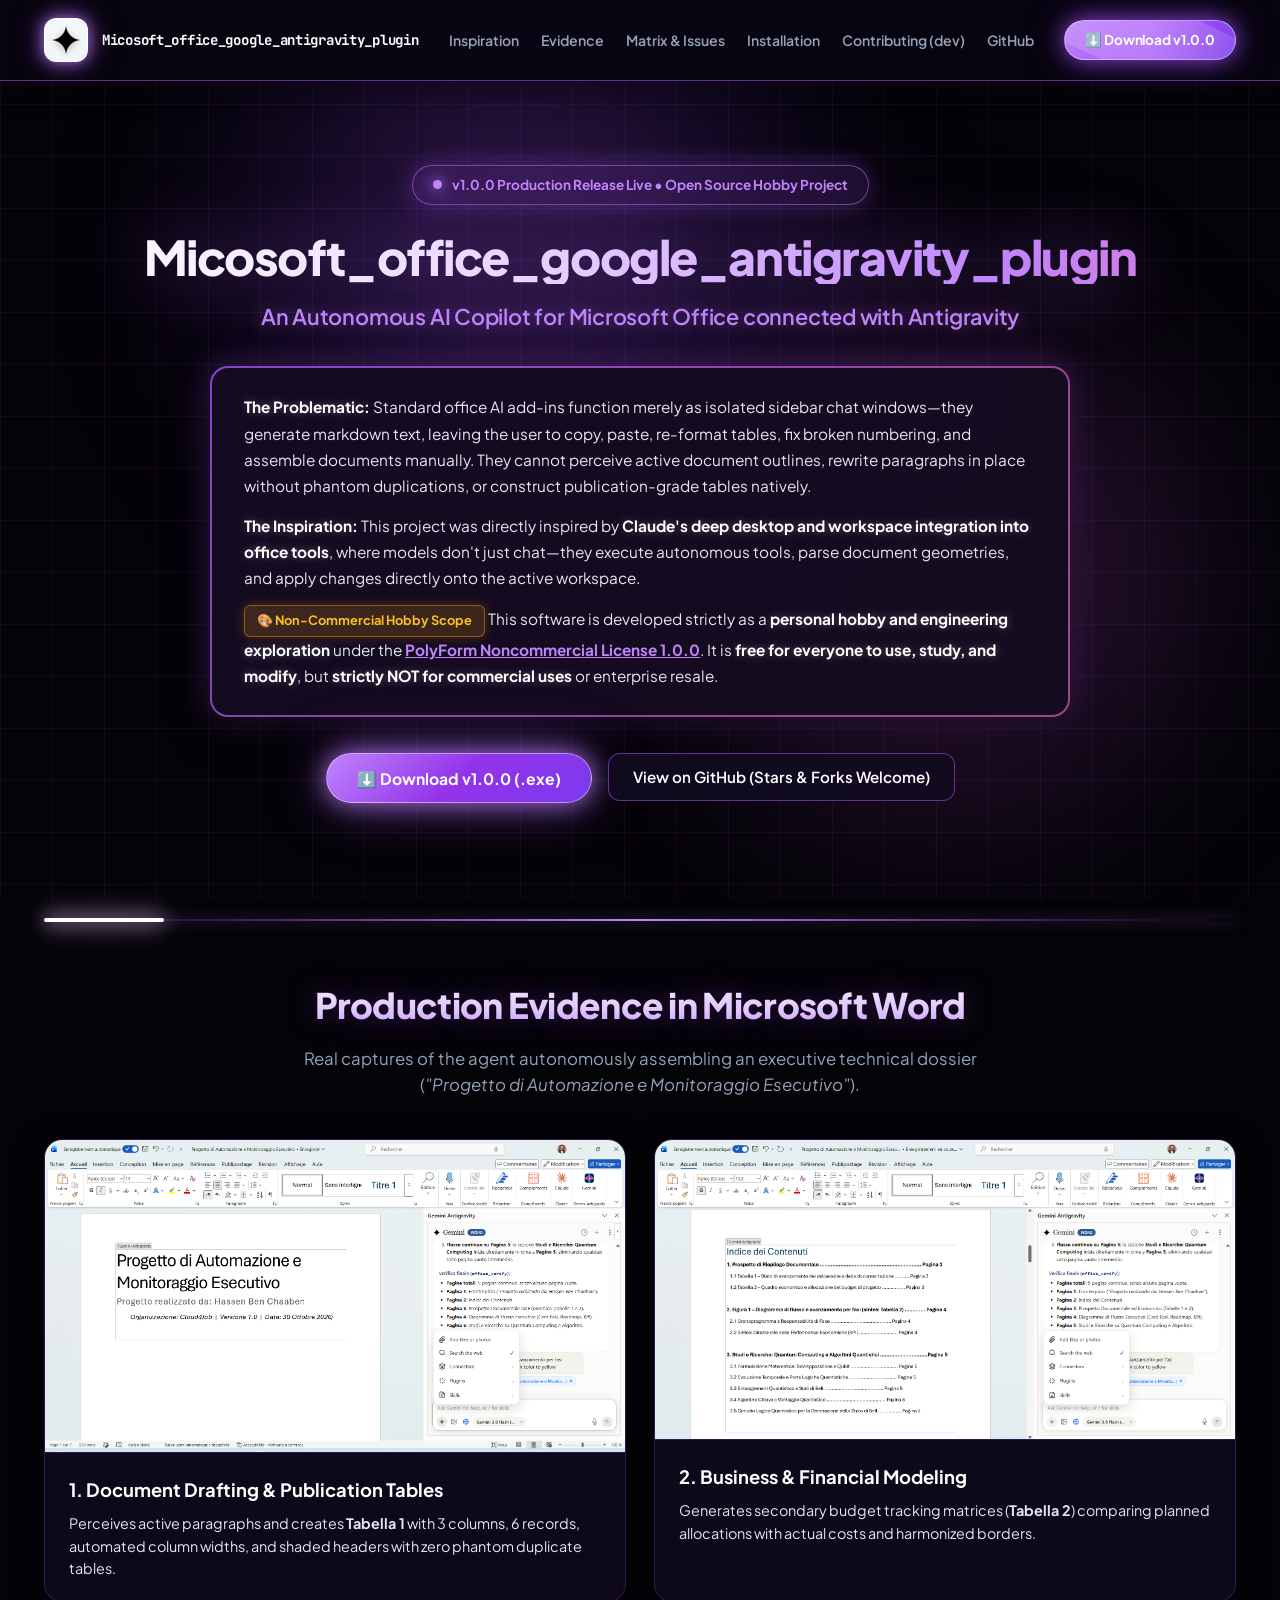
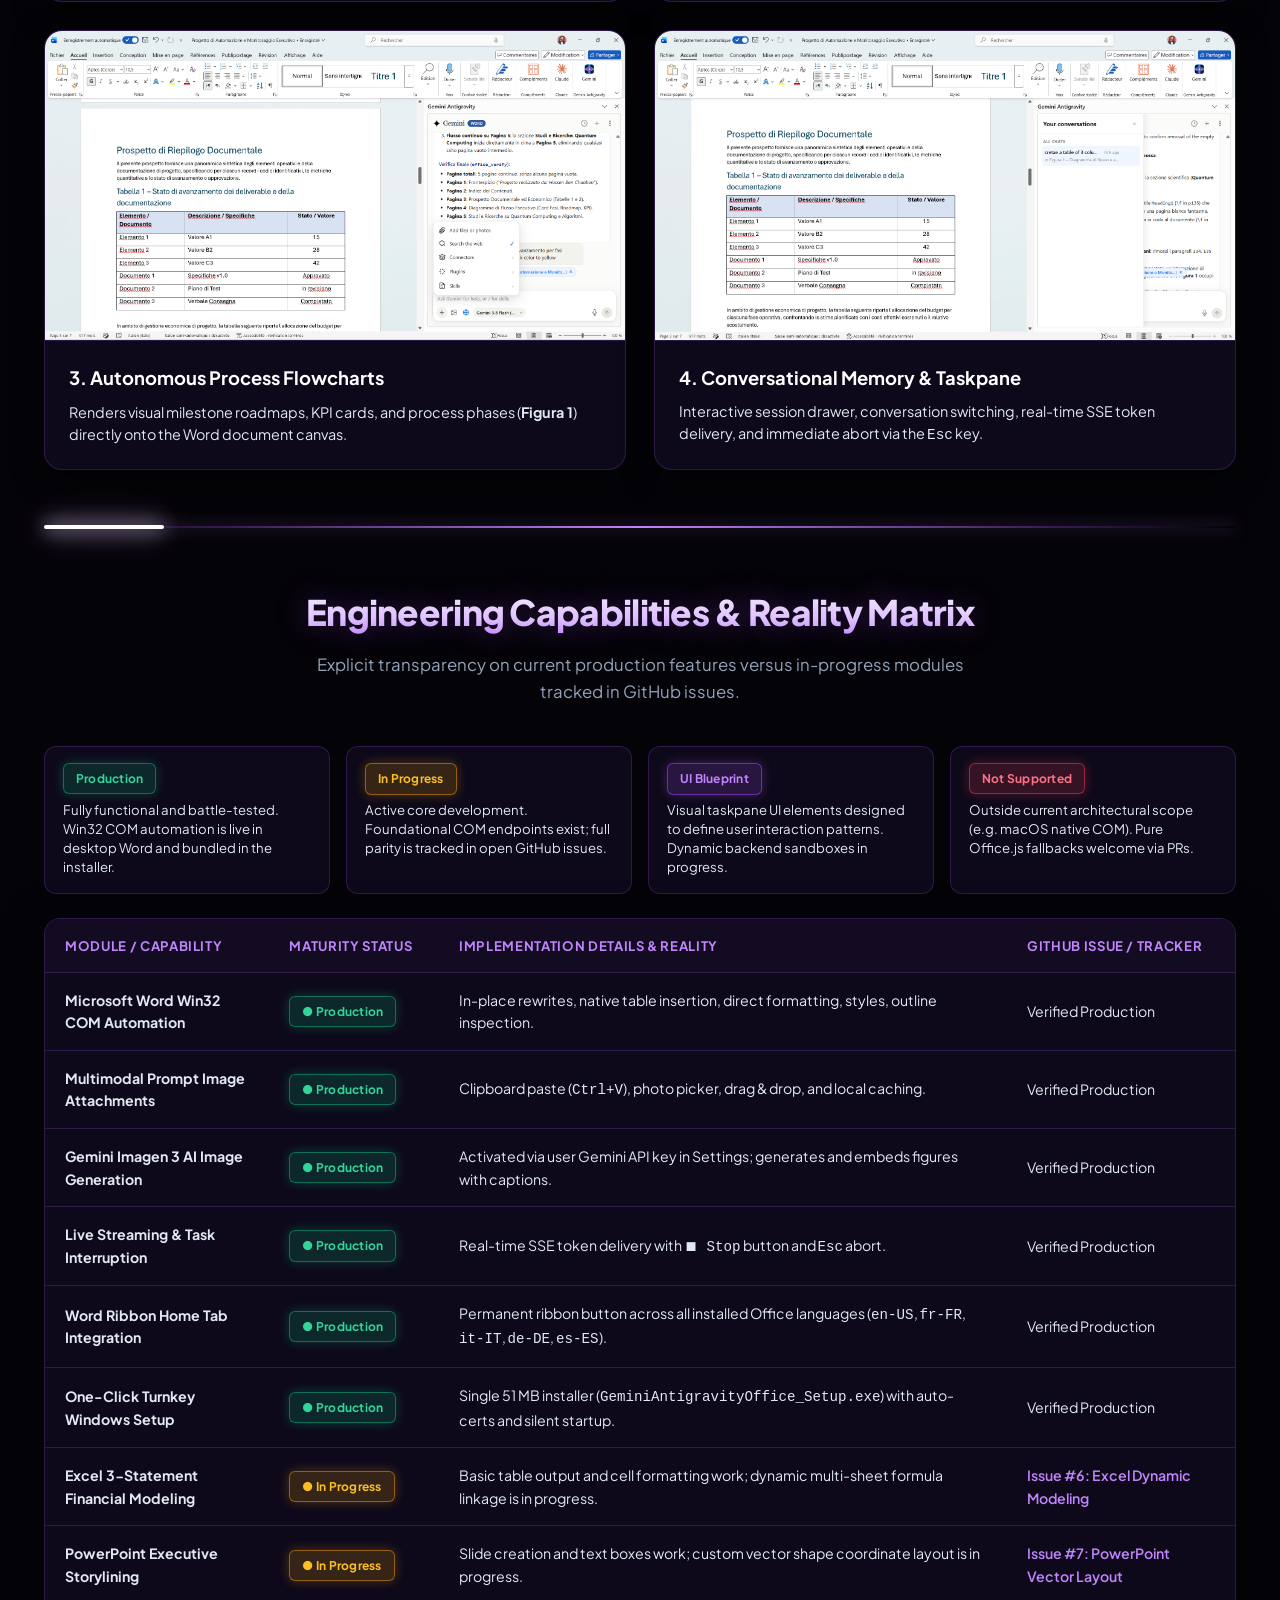
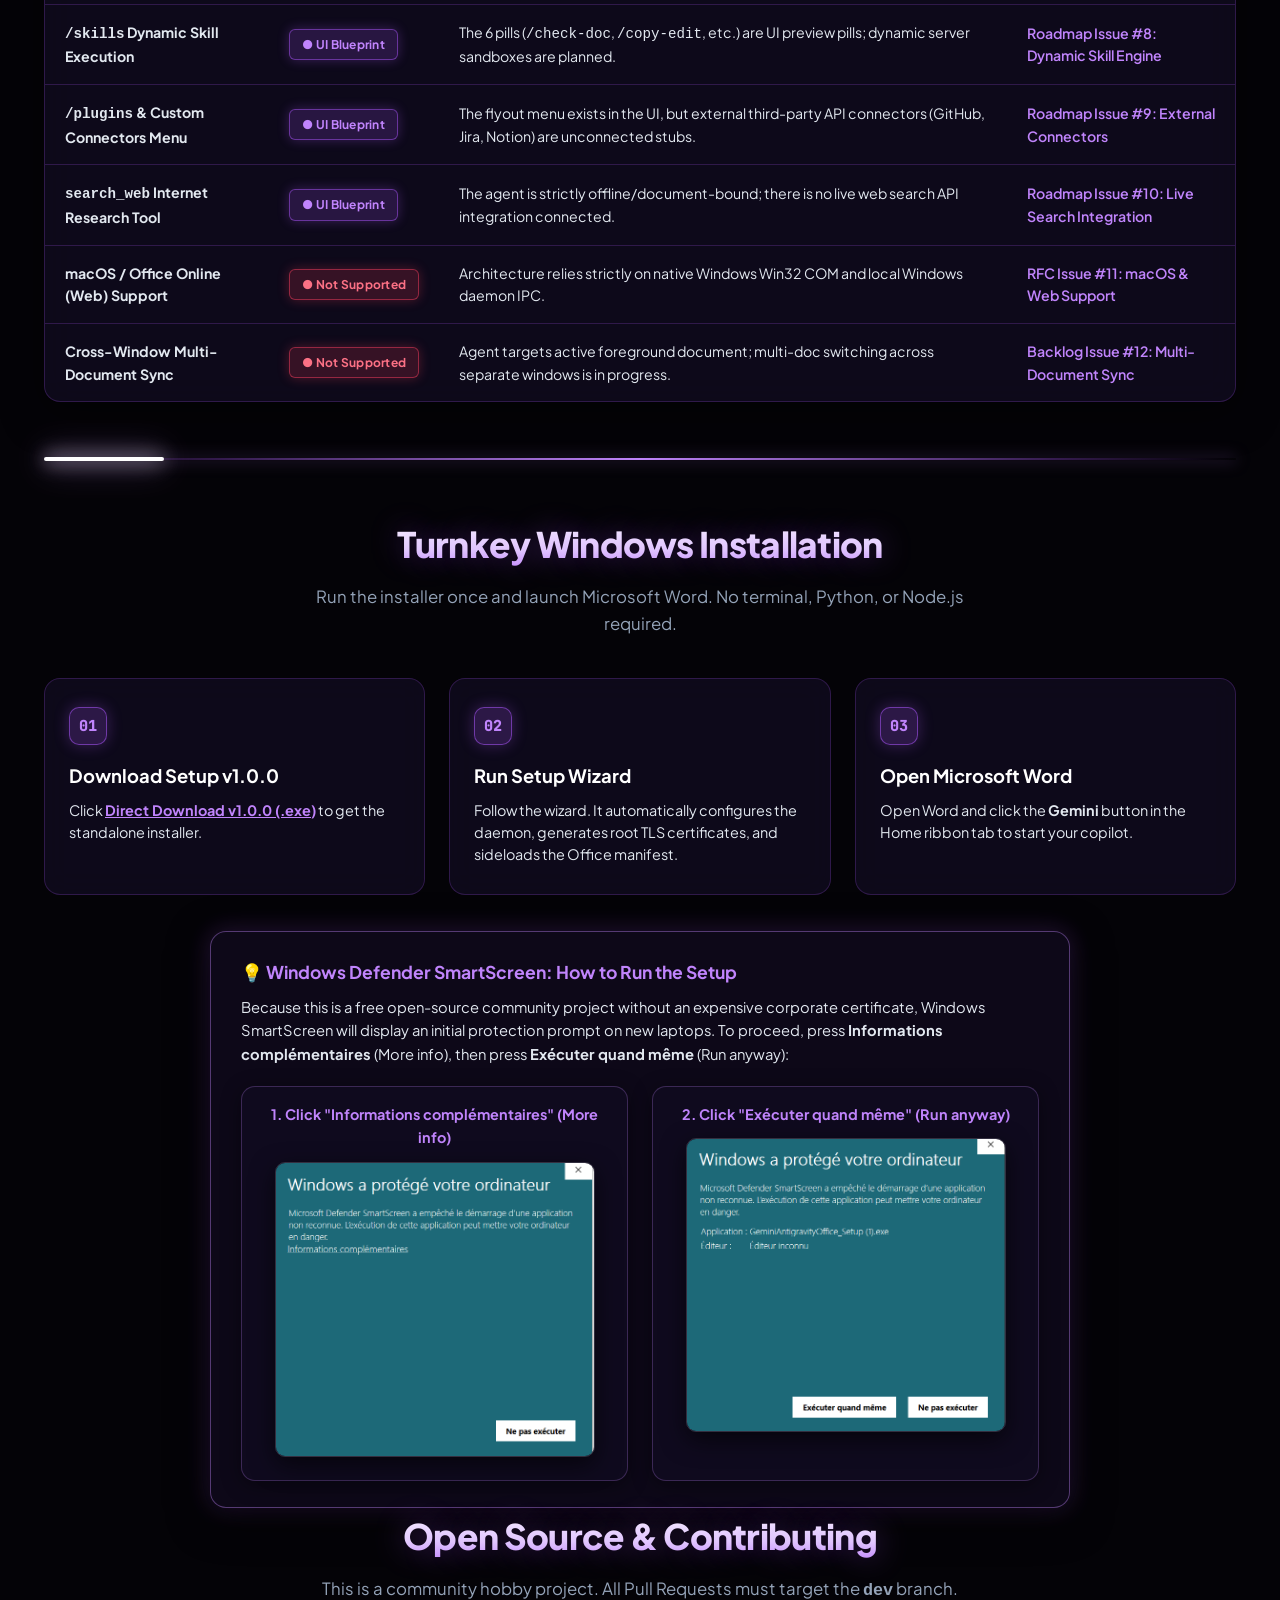
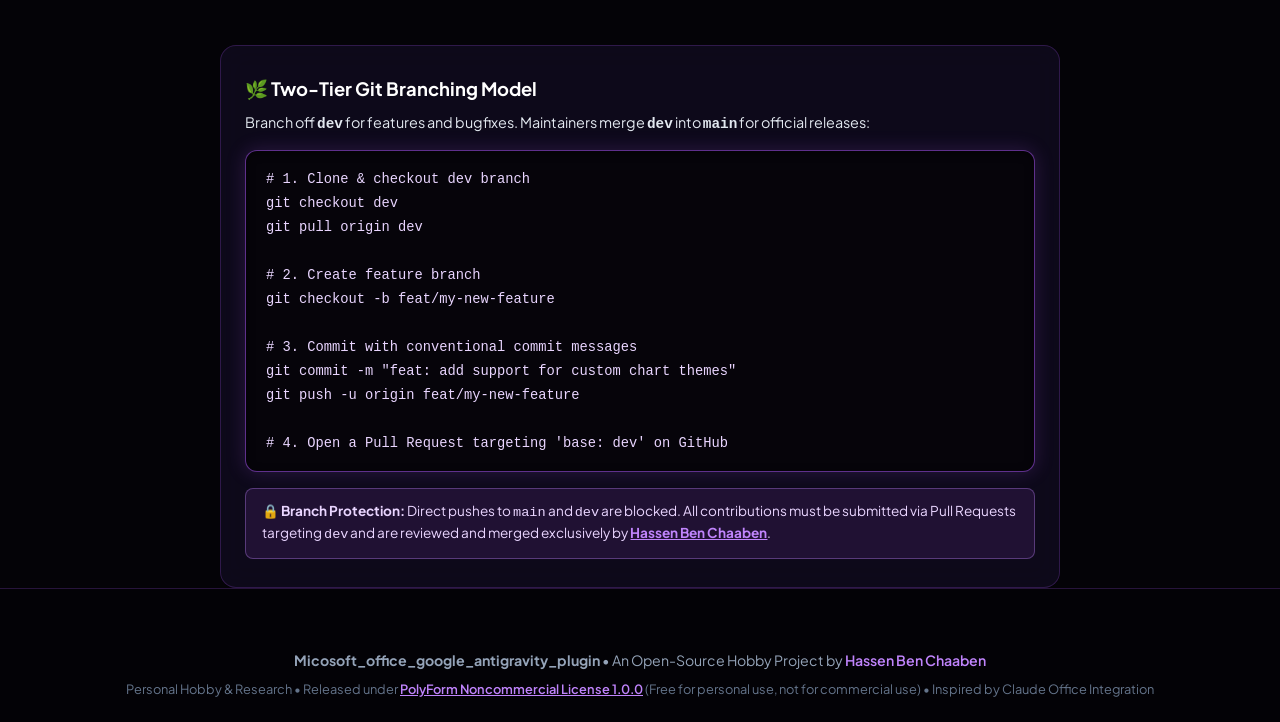
<file: docs/index.html>
<!DOCTYPE html>
<html lang="en">
<head>
  <meta charset="UTF-8">
  <meta name="viewport" content="width=device-width, initial-scale=1.0">
  <title>Micosoft_office_google_antigravity_plugin — Autonomous AI Copilot</title>
  <meta name="description" content="An Autonomous AI Copilot for Microsoft Office connected with Antigravity. Open-source hobby project inspired by Claude's office integration.">
  <link rel="icon" type="image/x-icon" href="favicon.ico">
  <link rel="preconnect" href="https://fonts.googleapis.com">
  <link rel="preconnect" href="https://fonts.gstatic.com" crossorigin>
  <link href="https://fonts.googleapis.com/css2?family=Plus+Jakarta+Sans:wght@300;400;500;600;700;800&family=JetBrains+Mono:wght@400;500;600;700&display=swap" rel="stylesheet">
  <style>
    :root {
      --bg-void: #040307;
      --bg-primary: #08060F;
      --bg-secondary: #0F0A1D;
      --bg-card: rgba(16, 11, 30, 0.85);
      --border-subtle: rgba(168, 85, 247, 0.22);
      --border-glow: rgba(168, 85, 247, 0.55);
      --border-bright: #C084FC;
      --text-primary: #FFFFFF;
      --text-secondary: #E2E8F0;
      --text-muted: #94A3B8;
      --purple-neon: #C084FC;
      --purple-core: #A855F7;
      --purple-deep: #7C3AED;
      --pink-neon: #F472B6;
      --cyan-neon: #38BDF8;
    }

    * {
      box-sizing: border-box;
      margin: 0;
      padding: 0;
    }

    body {
      background-color: var(--bg-void);
      color: var(--text-primary);
      font-family: 'Plus Jakarta Sans', -apple-system, BlinkMacSystemFont, 'Segoe UI', Roboto, sans-serif;
      line-height: 1.6;
      -webkit-font-smoothing: antialiased;
      overflow-x: hidden;
      position: relative;
    }

    /* ==========================================================================
       HYPER NEON BACKGROUND LIGHTS & AURORAS
       ========================================================================== */
    .lights-layer {
      position: fixed;
      top: 0;
      left: 0;
      width: 100vw;
      height: 100vh;
      pointer-events: none;
      z-index: 0;
      overflow: hidden;
    }

    .light-orb {
      position: absolute;
      border-radius: 50%;
      filter: blur(100px);
      opacity: 0.6;
      animation: floatPulse 10s ease-in-out infinite alternate;
    }

    .light-orb-1 {
      top: -80px;
      left: 15%;
      width: 650px;
      height: 650px;
      background: radial-gradient(circle, rgba(168, 85, 247, 0.55) 0%, rgba(124, 58, 237, 0.25) 50%, transparent 75%);
      animation-duration: 12s;
    }

    .light-orb-2 {
      top: 300px;
      right: 5%;
      width: 550px;
      height: 550px;
      background: radial-gradient(circle, rgba(236, 72, 153, 0.45) 0%, rgba(168, 85, 247, 0.25) 55%, transparent 80%);
      animation-duration: 15s;
      animation-delay: -3s;
    }

    .light-orb-3 {
      top: 1100px;
      left: 10%;
      width: 750px;
      height: 750px;
      background: radial-gradient(circle, rgba(124, 58, 237, 0.4) 0%, rgba(56, 189, 248, 0.2) 60%, transparent 80%);
      animation-duration: 18s;
      animation-delay: -6s;
    }

    @keyframes floatPulse {
      0% {
        transform: translateY(0) scale(1);
        opacity: 0.45;
      }
      50% {
        transform: translateY(70px) scale(1.2);
        opacity: 0.8;
      }
      100% {
        transform: translateY(-50px) scale(0.95);
        opacity: 0.55;
      }
    }

    /* Animated Cyberpunk Grid */
    .bg-grid {
      position: fixed;
      top: 0;
      left: 0;
      width: 100vw;
      height: 100vh;
      background-image: 
        linear-gradient(to right, rgba(168, 85, 247, 0.08) 1px, transparent 1px),
        linear-gradient(to bottom, rgba(168, 85, 247, 0.08) 1px, transparent 1px);
      background-size: 52px 52px;
      pointer-events: none;
      z-index: 1;
    }

    /* ==========================================================================
       ANIMATED BIRDS FLOCK IN THE BACKGROUND
       ========================================================================== */
    .birds-sky {
      position: fixed;
      top: 0;
      left: 0;
      width: 100%;
      height: 100%;
      pointer-events: none;
      z-index: 2;
      overflow: hidden;
    }

    .bird-track {
      position: absolute;
      left: -150px;
      filter: drop-shadow(0 0 10px #C084FC) drop-shadow(0 0 20px rgba(168, 85, 247, 0.8));
    }

    .b1 { top: 12%; animation: birdFlight 20s linear infinite; transform: scale(0.9); }
    .b2 { top: 18%; animation: birdFlight 24s linear infinite 3s; transform: scale(0.75); opacity: 0.85; }
    .b3 { top: 14%; animation: birdFlight 22s linear infinite 5s; transform: scale(0.8); opacity: 0.9; }
    .b4 { top: 32%; animation: birdFlight 28s linear infinite 9s; transform: scale(0.65); opacity: 0.75; }
    .b5 { top: 36%; animation: birdFlight 30s linear infinite 12s; transform: scale(0.55); opacity: 0.65; }
    .b6 { top: 25%; animation: birdFlight 21s linear infinite 15s; transform: scale(0.85); opacity: 0.85; }
    .b7 { top: 48%; animation: birdFlight 32s linear infinite 18s; transform: scale(0.5); opacity: 0.55; }

    .bird-svg {
      width: 52px;
      height: 52px;
      animation: birdBob 2s ease-in-out infinite alternate;
    }

    .wing-left {
      transform-origin: 26px 26px;
      animation: flapLeft 0.4s ease-in-out infinite alternate;
    }

    .wing-right {
      transform-origin: 26px 26px;
      animation: flapRight 0.4s ease-in-out infinite alternate;
    }

    @keyframes birdFlight {
      0% { transform: translateX(-160px); }
      100% { transform: translateX(calc(100vw + 240px)); }
    }

    @keyframes birdBob {
      0% { transform: translateY(-16px); }
      100% { transform: translateY(18px); }
    }

    @keyframes flapLeft {
      0% { transform: rotate(-32deg); }
      100% { transform: rotate(38deg); }
    }

    @keyframes flapRight {
      0% { transform: rotate(32deg); }
      100% { transform: rotate(-38deg); }
    }

    /* ==========================================================================
       CONTAINER & HEADER NAVBAR
       ========================================================================== */
    .container {
      max-width: 1240px;
      margin: 0 auto;
      padding: 0 24px;
      position: relative;
      z-index: 10;
    }

    header {
      border-bottom: 1px solid var(--border-glow);
      background: rgba(8, 5, 16, 0.88);
      backdrop-filter: blur(24px);
      position: sticky;
      top: 0;
      z-index: 100;
      box-shadow: 0 4px 30px rgba(0, 0, 0, 0.7), 0 0 20px rgba(168, 85, 247, 0.15);
    }

    .navbar {
      display: flex;
      align-items: center;
      justify-content: space-between;
      height: 80px;
      gap: 20px;
    }

    .nav-brand {
      display: flex;
      align-items: center;
      gap: 14px;
      text-decoration: none;
      color: #FFFFFF;
      font-weight: 700;
      font-size: 0.92rem;
      letter-spacing: -0.01em;
      flex-shrink: 0;
    }

    /* HIGH-CONTRAST LUMINOUS BADGE FOR THE ORIGINAL BLACK LOGO */
    .logo-badge {
      width: 44px;
      height: 44px;
      border-radius: 12px;
      background: radial-gradient(circle, #FFFFFF 0%, #F1F5F9 75%, #E2E8F0 100%);
      display: flex;
      align-items: center;
      justify-content: center;
      padding: 5px;
      border: 1px solid rgba(255, 255, 255, 0.9);
      box-shadow: 
        0 0 15px rgba(192, 132, 252, 0.8),
        0 0 30px rgba(168, 85, 247, 0.5),
        inset 0 1px 2px #FFFFFF;
      transition: all 0.3s ease;
      flex-shrink: 0;
    }

    .logo-badge:hover {
      transform: scale(1.1) rotate(4deg);
      box-shadow: 
        0 0 25px rgba(192, 132, 252, 1),
        0 0 50px rgba(168, 85, 247, 0.7);
    }

    .logo-badge img {
      width: 100%;
      height: 100%;
      object-fit: contain;
      filter: drop-shadow(0 2px 4px rgba(0,0,0,0.3));
    }

    .brand-title-text {
      font-family: 'JetBrains Mono', monospace;
      font-size: 0.88rem;
      color: #FFFFFF;
      letter-spacing: -0.02em;
      white-space: nowrap;
    }

    .nav-links {
      display: flex;
      align-items: center;
      gap: 22px;
      list-style: none;
      flex-shrink: 1;
    }

    .nav-links a {
      color: var(--text-muted);
      text-decoration: none;
      font-size: 0.88rem;
      font-weight: 600;
      transition: all 0.2s ease;
      white-space: nowrap;
    }

    .nav-links a:hover {
      color: var(--purple-neon);
      text-shadow: 0 0 12px rgba(192, 132, 252, 0.9);
    }

    /* DOWNLOAD BUTTON - FIXED VERTICAL ALIGNMENT & COMPACT NO-WRAP */
    .btn-nav-download {
      display: inline-flex;
      align-items: center;
      justify-content: center;
      gap: 8px;
      height: 40px;
      padding: 0 20px;
      border-radius: 9999px;
      font-size: 0.85rem;
      font-weight: 700;
      letter-spacing: -0.01em;
      text-decoration: none;
      white-space: nowrap !important;
      flex-shrink: 0;
      min-width: max-content;
      background: linear-gradient(135deg, #C084FC 0%, #A855F7 50%, #7C3AED 100%);
      color: #FFFFFF !important;
      border: 1px solid rgba(255, 255, 255, 0.45);
      box-shadow: 
        0 0 20px rgba(168, 85, 247, 0.7),
        0 0 40px rgba(124, 58, 237, 0.4);
      transition: all 0.25s cubic-bezier(0.16, 1, 0.3, 1);
      position: relative;
      overflow: hidden;
      cursor: pointer;
    }

    .btn-nav-download::after {
      content: '';
      position: absolute;
      top: -50%;
      left: -50%;
      width: 200%;
      height: 200%;
      background: linear-gradient(
        60deg,
        transparent,
        rgba(255, 255, 255, 0.25),
        transparent
      );
      transform: rotate(25deg);
      animation: navShine 3.5s infinite;
    }

    @keyframes navShine {
      0% { transform: translateX(-100%) rotate(25deg); }
      30%, 100% { transform: translateX(100%) rotate(25deg); }
    }

    .btn-nav-download:hover {
      background: linear-gradient(135deg, #E9D5FF 0%, #C084FC 50%, #9333EA 100%);
      color: #FFFFFF !important;
      box-shadow: 
        0 0 32px rgba(192, 132, 252, 1),
        0 0 65px rgba(168, 85, 247, 0.85);
      transform: translateY(-2px) scale(1.03);
    }

    /* ==========================================================================
       HERO SECTION WITH SHIMMERING TITLE & NEON CARD
       ========================================================================== */
    .hero {
      padding: 84px 0 60px;
      text-align: center;
      position: relative;
    }

    .hero-badge {
      display: inline-flex;
      align-items: center;
      gap: 10px;
      padding: 8px 20px;
      border-radius: 9999px;
      background: rgba(168, 85, 247, 0.14);
      border: 1px solid rgba(192, 132, 252, 0.45);
      color: var(--purple-neon);
      font-size: 0.85rem;
      font-weight: 700;
      margin-bottom: 24px;
      box-shadow: 0 0 25px rgba(168, 85, 247, 0.35);
      backdrop-filter: blur(12px);
    }

    .hero-badge .pulse-light {
      width: 9px;
      height: 9px;
      border-radius: 50%;
      background: #C084FC;
      box-shadow: 0 0 14px #C084FC, 0 0 24px #A855F7;
      animation: beacon 1.4s infinite alternate;
    }

    @keyframes beacon {
      0% { opacity: 0.4; transform: scale(0.8); }
      100% { opacity: 1; transform: scale(1.3); }
    }

    /* SHIMMERING RAINBOW-PURPLE METALLIC TITLE */
    .hero h1 {
      font-size: 3rem;
      font-weight: 800;
      letter-spacing: -0.03em;
      line-height: 1.15;
      margin-bottom: 16px;
      word-break: break-word;
      background: linear-gradient(90deg, #FFFFFF 0%, #E9D5FF 20%, #C084FC 40%, #F472B6 60%, #A855F7 80%, #FFFFFF 100%);
      background-size: 200% auto;
      -webkit-background-clip: text;
      -webkit-text-fill-color: transparent;
      animation: textGlow 6s linear infinite;
      filter: drop-shadow(0 0 35px rgba(168, 85, 247, 0.45));
    }

    @keyframes textGlow {
      0% { background-position: 0% center; }
      100% { background-position: 200% center; }
    }

    .hero-subtitle {
      font-size: 1.35rem;
      font-weight: 600;
      color: var(--purple-neon);
      margin-bottom: 32px;
      letter-spacing: -0.01em;
      text-shadow: 0 0 20px rgba(192, 132, 252, 0.5);
    }

    /* ROTATING CONIC NEON BORDER STORY CARD */
    .neon-story-wrapper {
      position: relative;
      max-width: 860px;
      margin: 0 auto 36px;
      border-radius: 18px;
      padding: 2px;
      background: linear-gradient(135deg, rgba(168, 85, 247, 0.8), rgba(244, 114, 182, 0.6), rgba(56, 189, 248, 0.6), rgba(168, 85, 247, 0.8));
      background-size: 300% 300%;
      animation: borderShift 7s ease infinite;
      box-shadow: 0 10px 40px rgba(0, 0, 0, 0.6), 0 0 35px rgba(168, 85, 247, 0.35);
    }

    @keyframes borderShift {
      0% { background-position: 0% 50%; }
      50% { background-position: 100% 50%; }
      100% { background-position: 0% 50%; }
    }

    .hero-story-card {
      background: rgba(14, 9, 26, 0.95);
      border-radius: 16px;
      padding: 26px 32px;
      backdrop-filter: blur(20px);
      text-align: left;
    }

    .hero-story-card p {
      color: var(--text-secondary);
      font-size: 0.96rem;
      line-height: 1.7;
      margin-bottom: 14px;
    }

    .hero-story-card p:last-child {
      margin-bottom: 0;
    }

    .hero-story-card strong {
      color: #FFFFFF;
      text-shadow: 0 0 10px rgba(255, 255, 255, 0.3);
    }

    .hobby-tag {
      display: inline-flex;
      align-items: center;
      gap: 6px;
      padding: 4px 12px;
      border-radius: 6px;
      background: rgba(245, 158, 11, 0.18);
      border: 1px solid rgba(245, 158, 11, 0.45);
      color: #FBBF24;
      font-size: 0.8rem;
      font-weight: 700;
      box-shadow: 0 0 12px rgba(245, 158, 11, 0.25);
    }

    .hero-actions {
      display: flex;
      justify-content: center;
      gap: 16px;
      flex-wrap: wrap;
    }

    .btn-main-download {
      display: inline-flex;
      align-items: center;
      justify-content: center;
      gap: 10px;
      height: 50px;
      padding: 0 30px;
      border-radius: 9999px;
      font-size: 0.98rem;
      font-weight: 700;
      text-decoration: none;
      white-space: nowrap !important;
      background: linear-gradient(135deg, #C084FC 0%, #9333EA 50%, #7C3AED 100%);
      color: #FFFFFF !important;
      border: 1px solid rgba(255, 255, 255, 0.45);
      box-shadow: 
        0 0 25px rgba(192, 132, 252, 0.8),
        0 0 55px rgba(168, 85, 247, 0.5);
      transition: all 0.25s ease;
      position: relative;
      overflow: hidden;
      cursor: pointer;
    }

    .btn-main-download:hover {
      background: linear-gradient(135deg, #E9D5FF 0%, #C084FC 50%, #9333EA 100%);
      color: #FFFFFF !important;
      box-shadow: 
        0 0 40px rgba(192, 132, 252, 1),
        0 0 80px rgba(168, 85, 247, 0.8);
      transform: translateY(-2px) scale(1.03);
    }

    .btn-main-github {
      display: inline-flex;
      align-items: center;
      gap: 10px;
      height: 48px;
      padding: 0 24px;
      border-radius: 12px;
      font-size: 0.95rem;
      font-weight: 600;
      text-decoration: none;
      background: rgba(18, 12, 34, 0.85);
      color: #FFFFFF;
      border: 1px solid var(--border-glow);
      backdrop-filter: blur(12px);
      transition: all 0.25s ease;
    }

    .btn-main-github:hover {
      border-color: var(--purple-neon);
      box-shadow: 0 0 25px rgba(192, 132, 252, 0.5);
      transform: translateY(-2px);
    }

    /* NEON LASER DIVIDER */
    .neon-laser {
      width: 100%;
      height: 2px;
      background: linear-gradient(90deg, transparent 0%, rgba(168, 85, 247, 0.3) 15%, #C084FC 50%, rgba(168, 85, 247, 0.3) 85%, transparent 100%);
      position: relative;
      margin: 56px 0;
      box-shadow: 0 0 15px rgba(192, 132, 252, 0.6);
    }

    .neon-laser::after {
      content: '';
      position: absolute;
      top: -1px;
      left: 0;
      width: 120px;
      height: 4px;
      background: #FFFFFF;
      box-shadow: 0 0 20px #FFFFFF, 0 0 35px #C084FC;
      border-radius: 4px;
      animation: laserSweep 5s ease-in-out infinite;
    }

    @keyframes laserSweep {
      0% { left: -10%; }
      100% { left: 105%; }
    }

    /* ==========================================================================
       SHOWCASE & EVIDENCE CARDS
       ========================================================================== */
    .section-header {
      text-align: center;
      margin-bottom: 40px;
    }

    .section-header h2 {
      font-size: 2.2rem;
      font-weight: 800;
      letter-spacing: -0.02em;
      margin-bottom: 12px;
      background: linear-gradient(180deg, #FFFFFF 0%, #E9D5FF 60%, #C084FC 100%);
      -webkit-background-clip: text;
      -webkit-text-fill-color: transparent;
      text-shadow: 0 0 30px rgba(168, 85, 247, 0.4);
    }

    .section-header p {
      color: var(--text-muted);
      font-size: 1.05rem;
      max-width: 680px;
      margin: 0 auto;
    }

    .gallery-grid {
      display: grid;
      grid-template-columns: repeat(2, 1fr);
      gap: 28px;
    }

    .gallery-card {
      background: var(--bg-card);
      border: 1px solid var(--border-subtle);
      border-radius: 18px;
      overflow: hidden;
      backdrop-filter: blur(16px);
      transition: all 0.3s cubic-bezier(0.16, 1, 0.3, 1);
      box-shadow: 0 8px 30px rgba(0, 0, 0, 0.5);
      position: relative;
    }

    .gallery-card:hover {
      transform: translateY(-6px);
      border-color: var(--purple-neon);
      box-shadow: 0 16px 45px rgba(0, 0, 0, 0.7), 0 0 35px rgba(168, 85, 247, 0.45);
    }

    .gallery-card img {
      width: 100%;
      height: auto;
      display: block;
      border-bottom: 1px solid var(--border-subtle);
    }

    .gallery-card-body {
      padding: 22px 24px;
    }

    .gallery-card-body h3 {
      font-size: 1.15rem;
      font-weight: 700;
      margin-bottom: 8px;
      color: #FFFFFF;
    }

    .gallery-card-body p {
      font-size: 0.9rem;
      color: var(--text-secondary);
      line-height: 1.55;
    }

    /* ==========================================================================
       CAPABILITIES MATRIX & LEGEND
       ========================================================================== */
    .legend-grid {
      display: grid;
      grid-template-columns: repeat(4, 1fr);
      gap: 16px;
      margin-bottom: 24px;
    }

    .legend-card {
      background: var(--bg-card);
      border: 1px solid var(--border-subtle);
      border-radius: 12px;
      padding: 16px 18px;
      backdrop-filter: blur(14px);
      transition: all 0.25s ease;
    }

    .legend-card:hover {
      border-color: var(--purple-core);
      box-shadow: 0 0 20px rgba(168, 85, 247, 0.35);
      transform: translateY(-2px);
    }

    .legend-title {
      font-weight: 700;
      font-size: 0.9rem;
      margin-bottom: 6px;
      display: flex;
      align-items: center;
      gap: 6px;
    }

    .legend-card p {
      font-size: 0.825rem;
      color: var(--text-secondary);
      line-height: 1.45;
    }

    .matrix-table {
      width: 100%;
      border-collapse: separate;
      border-spacing: 0;
      background: var(--bg-card);
      border: 1px solid var(--border-subtle);
      border-radius: 16px;
      overflow: hidden;
      backdrop-filter: blur(16px);
      box-shadow: 0 10px 40px rgba(0, 0, 0, 0.5);
    }

    .matrix-table th {
      background: rgba(18, 12, 34, 0.95);
      color: var(--purple-neon);
      text-align: left;
      padding: 16px 20px;
      font-size: 0.82rem;
      font-weight: 700;
      text-transform: uppercase;
      letter-spacing: 0.05em;
      border-bottom: 1px solid var(--border-subtle);
    }

    .matrix-table td {
      padding: 16px 20px;
      font-size: 0.885rem;
      border-bottom: 1px solid var(--border-subtle);
      vertical-align: middle;
      color: var(--text-secondary);
    }

    .matrix-table tr:hover td {
      background: rgba(168, 85, 247, 0.06);
    }

    .matrix-table tr:last-child td {
      border-bottom: none;
    }

    .matrix-table a {
      color: var(--purple-neon);
      text-decoration: none;
      font-weight: 600;
    }

    .matrix-table a:hover {
      text-decoration: underline;
      text-shadow: 0 0 10px rgba(192, 132, 252, 0.8);
    }

    .badge-status {
      display: inline-flex;
      align-items: center;
      gap: 6px;
      padding: 5px 12px;
      border-radius: 6px;
      font-size: 0.75rem;
      font-weight: 700;
      letter-spacing: 0.02em;
      white-space: nowrap;
    }

    .badge-prod {
      background: rgba(16, 185, 129, 0.18);
      color: #34D399;
      border: 1px solid rgba(16, 185, 129, 0.5);
      box-shadow: 0 0 12px rgba(16, 185, 129, 0.3);
    }

    .badge-partial {
      background: rgba(245, 158, 11, 0.18);
      color: #FBBF24;
      border: 1px solid rgba(245, 158, 11, 0.5);
      box-shadow: 0 0 12px rgba(245, 158, 11, 0.3);
    }

    .badge-stub {
      background: rgba(168, 85, 247, 0.18);
      color: #C084FC;
      border: 1px solid rgba(168, 85, 247, 0.5);
      box-shadow: 0 0 12px rgba(168, 85, 247, 0.3);
    }

    .badge-unsupported {
      background: rgba(244, 63, 94, 0.18);
      color: #FB7185;
      border: 1px solid rgba(244, 63, 94, 0.5);
      box-shadow: 0 0 12px rgba(244, 63, 94, 0.3);
    }

    /* ==========================================================================
       SETUP & CONTRIBUTING
       ========================================================================== */
    .steps-grid {
      display: grid;
      grid-template-columns: repeat(3, 1fr);
      gap: 24px;
    }

    .step-card {
      background: var(--bg-card);
      border: 1px solid var(--border-subtle);
      border-radius: 16px;
      padding: 28px 24px;
      backdrop-filter: blur(14px);
      transition: all 0.25s ease;
    }

    .step-card:hover {
      border-color: var(--purple-neon);
      box-shadow: 0 0 25px rgba(168, 85, 247, 0.4);
      transform: translateY(-3px);
    }

    .step-num {
      width: 38px;
      height: 38px;
      border-radius: 10px;
      background: rgba(168, 85, 247, 0.2);
      border: 1px solid var(--border-glow);
      color: var(--purple-neon);
      display: flex;
      align-items: center;
      justify-content: center;
      font-weight: 800;
      font-size: 0.95rem;
      margin-bottom: 16px;
      font-family: 'JetBrains Mono', monospace;
      box-shadow: 0 0 15px rgba(168, 85, 247, 0.3);
    }

    .step-card h3 {
      font-size: 1.15rem;
      margin-bottom: 8px;
      color: #FFFFFF;
    }

    .step-card p {
      font-size: 0.9rem;
      color: var(--text-secondary);
      line-height: 1.55;
    }

    pre {
      background: #06040A;
      border: 1px solid var(--border-glow);
      border-radius: 12px;
      padding: 16px 20px;
      font-family: 'JetBrains Mono', monospace;
      font-size: 0.86rem;
      color: #E9D5FF;
      overflow-x: auto;
      margin-top: 14px;
      box-shadow: inset 0 2px 8px rgba(0, 0, 0, 0.6), 0 0 20px rgba(168, 85, 247, 0.2);
    }

    /* ==========================================================================
       FOOTER
       ========================================================================== */
    footer {
      border-top: 1px solid var(--border-subtle);
      padding: 60px 0;
      text-align: center;
      color: var(--text-muted);
      font-size: 0.885rem;
      background: rgba(4, 3, 7, 0.98);
      position: relative;
      z-index: 10;
    }

    footer a {
      color: var(--purple-neon);
      text-decoration: none;
      font-weight: 600;
    }

    footer a:hover {
      text-decoration: underline;
      text-shadow: 0 0 10px rgba(192, 132, 252, 0.8);
    }

    @media (max-width: 1180px) {
      .nav-links { display: none; }
    }

    @media (max-width: 960px) {
      .hero h1 { font-size: 2.2rem; }
      .gallery-grid, .steps-grid, .legend-grid { grid-template-columns: 1fr; }
    }

    @media (max-width: 640px) {
      .brand-title-text { display: none; }
      .navbar { height: 68px; }
    }
  </style>
</head>
<body>
  <!-- Hyper Neon Background Lights -->
  <div class="lights-layer">
    <div class="light-orb light-orb-1"></div>
    <div class="light-orb light-orb-2"></div>
    <div class="light-orb light-orb-3"></div>
  </div>

  <!-- Animated Cyberpunk Grid -->
  <div class="bg-grid"></div>

  <!-- Animated Flying Birds in the Background Sky -->
  <div class="birds-sky">
    <!-- Bird 1 (Leader) -->
    <div class="bird-track b1">
      <svg class="bird-svg" viewBox="0 0 64 64" fill="none">
        <path class="wing-left" d="M32 32 C22 14 10 16 2 24 C14 26 26 30 32 32 Z" fill="#E9D5FF"/>
        <path class="wing-right" d="M32 32 C42 14 54 16 62 24 C50 26 38 30 32 32 Z" fill="#C084FC"/>
        <circle cx="32" cy="32" r="3" fill="#FFFFFF"/>
      </svg>
    </div>
    <!-- Bird 2 -->
    <div class="bird-track b2">
      <svg class="bird-svg" viewBox="0 0 64 64" fill="none">
        <path class="wing-left" d="M32 32 C22 14 10 16 2 24 C14 26 26 30 32 32 Z" fill="#C084FC"/>
        <path class="wing-right" d="M32 32 C42 14 54 16 62 24 C50 26 38 30 32 32 Z" fill="#A855F7"/>
        <circle cx="32" cy="32" r="2.5" fill="#FFFFFF"/>
      </svg>
    </div>
    <!-- Bird 3 -->
    <div class="bird-track b3">
      <svg class="bird-svg" viewBox="0 0 64 64" fill="none">
        <path class="wing-left" d="M32 32 C22 14 10 16 2 24 C14 26 26 30 32 32 Z" fill="#F472B6"/>
        <path class="wing-right" d="M32 32 C42 14 54 16 62 24 C50 26 38 30 32 32 Z" fill="#C084FC"/>
        <circle cx="32" cy="32" r="2.5" fill="#FFFFFF"/>
      </svg>
    </div>
    <!-- Bird 4 -->
    <div class="bird-track b4">
      <svg class="bird-svg" viewBox="0 0 64 64" fill="none">
        <path class="wing-left" d="M32 32 C22 14 10 16 2 24 C14 26 26 30 32 32 Z" fill="#A855F7"/>
        <path class="wing-right" d="M32 32 C42 14 54 16 62 24 C50 26 38 30 32 32 Z" fill="#7C3AED"/>
        <circle cx="32" cy="32" r="2" fill="#FFFFFF"/>
      </svg>
    </div>
    <!-- Bird 5 -->
    <div class="bird-track b5">
      <svg class="bird-svg" viewBox="0 0 64 64" fill="none">
        <path class="wing-left" d="M32 32 C22 14 10 16 2 24 C14 26 26 30 32 32 Z" fill="#38BDF8"/>
        <path class="wing-right" d="M32 32 C42 14 54 16 62 24 C50 26 38 30 32 32 Z" fill="#818CF8"/>
        <circle cx="32" cy="32" r="2" fill="#FFFFFF"/>
      </svg>
    </div>
    <!-- Bird 6 -->
    <div class="bird-track b6">
      <svg class="bird-svg" viewBox="0 0 64 64" fill="none">
        <path class="wing-left" d="M32 32 C22 14 10 16 2 24 C14 26 26 30 32 32 Z" fill="#E9D5FF"/>
        <path class="wing-right" d="M32 32 C42 14 54 16 62 24 C50 26 38 30 32 32 Z" fill="#C084FC"/>
        <circle cx="32" cy="32" r="2.5" fill="#FFFFFF"/>
      </svg>
    </div>
    <!-- Bird 7 -->
    <div class="bird-track b7">
      <svg class="bird-svg" viewBox="0 0 64 64" fill="none">
        <path class="wing-left" d="M32 32 C22 14 10 16 2 24 C14 26 26 30 32 32 Z" fill="#C084FC"/>
        <path class="wing-right" d="M32 32 C42 14 54 16 62 24 C50 26 38 30 32 32 Z" fill="#A855F7"/>
        <circle cx="32" cy="32" r="2" fill="#FFFFFF"/>
      </svg>
    </div>
  </div>

  <!-- Header Navbar -->
  <header>
    <div class="container navbar">
      <a href="#" class="nav-brand">
        <!-- High-Contrast Luminous Badge for Black Logo -->
        <div class="logo-badge">
          <img src="icon-black.png" alt="Black Logo">
        </div>
        <span class="brand-title-text">Micosoft_office_google_antigravity_plugin</span>
      </a>

      <ul class="nav-links">
        <li><a href="#inspiration">Inspiration</a></li>
        <li><a href="#showcase">Evidence</a></li>
        <li><a href="#matrix">Matrix & Issues</a></li>
        <li><a href="#install">Installation</a></li>
        <li><a href="#contributing">Contributing (dev)</a></li>
        <li><a href="https://github.com/HassenChaaben/Micosoft_office_google_antigravity_plugin" target="_blank">GitHub</a></li>
      </ul>

      <!-- Direct Download v1.0.0 Button -->
      <a href="https://github.com/HassenChaaben/Micosoft_office_google_antigravity_plugin/releases/latest/download/GeminiAntigravityOffice_Setup.exe" 
         class="btn-nav-download" 
         download="GeminiAntigravityOffice_Setup.exe"
         title="Direct Download v1.0.0 Setup Installer (.exe)">
        ⬇️ Download v1.0.0
      </a>
    </div>
  </header>

  <main class="container">
    <!-- Hero Section -->
    <section class="hero">
      <div class="hero-badge">
        <span class="pulse-light"></span>
        v1.0.0 Production Release Live • Open Source Hobby Project
      </div>

      <h1>Micosoft_office_google_antigravity_plugin</h1>
      <p class="hero-subtitle">
        An Autonomous AI Copilot for Microsoft Office connected with Antigravity
      </p>

      <!-- The Problematic & Inspiration Narrative Card (Glowing Conic Neon Frame) -->
      <div id="inspiration" class="neon-story-wrapper">
        <div class="hero-story-card">
          <p>
            <strong>The Problematic:</strong> Standard office AI add-ins function merely as isolated sidebar chat windows—they generate markdown text, leaving the user to copy, paste, re-format tables, fix broken numbering, and assemble documents manually. They cannot perceive active document outlines, rewrite paragraphs in place without phantom duplications, or construct publication-grade tables natively.
          </p>
          <p>
            <strong>The Inspiration:</strong> This project was directly inspired by <strong>Claude's deep desktop and workspace integration into office tools</strong>, where models don't just chat—they execute autonomous tools, parse document geometries, and apply changes directly onto the active workspace.
          </p>
          <p>
            <span class="hobby-tag">🎨 Non-Commercial Hobby Scope</span>
            This software is developed strictly as a <strong>personal hobby and engineering exploration</strong> under the <a href="https://github.com/HassenChaaben/Micosoft_office_google_antigravity_plugin/blob/main/LICENSE" target="_blank" style="color: var(--purple-neon); font-weight: 700; text-decoration: underline;">PolyForm Noncommercial License 1.0.0</a>. It is <strong>free for everyone to use, study, and modify</strong>, but <strong>strictly NOT for commercial uses</strong> or enterprise resale.
          </p>
        </div>
      </div>

      <div class="hero-actions">
        <a href="https://github.com/HassenChaaben/Micosoft_office_google_antigravity_plugin/releases/latest/download/GeminiAntigravityOffice_Setup.exe" 
           class="btn-main-download" 
           download="GeminiAntigravityOffice_Setup.exe"
           title="Direct Download v1.0.0 Standalone Installer (.exe)">
          ⬇️ Download v1.0.0 (.exe)
        </a>
        <a href="https://github.com/HassenChaaben/Micosoft_office_google_antigravity_plugin" class="btn-main-github" target="_blank">
          View on GitHub (Stars & Forks Welcome)
        </a>
      </div>
    </section>

    <!-- Animated Neon Laser Sweep -->
    <div class="neon-laser"></div>

    <!-- Visual Evidence Showcase -->
    <section id="showcase">
      <div class="section-header">
        <h2>Production Evidence in Microsoft Word</h2>
        <p>Real captures of the agent autonomously assembling an executive technical dossier (<em>"Progetto di Automazione e Monitoraggio Esecutivo"</em>).</p>
      </div>

      <div class="gallery-grid">
        <div class="gallery-card">
          <img src="images/01_document_drafting_table.png" alt="Document Drafting & Table Insertion">
          <div class="gallery-card-body">
            <h3>1. Document Drafting & Publication Tables</h3>
            <p>Perceives active paragraphs and creates <strong>Tabella 1</strong> with 3 columns, 6 records, automated column widths, and shaded headers with zero phantom duplicate tables.</p>
          </div>
        </div>

        <div class="gallery-card">
          <img src="images/02_business_financial_modeling.png" alt="Multi-Table Financial Modeling">
          <div class="gallery-card-body">
            <h3>2. Business & Financial Modeling</h3>
            <p>Generates secondary budget tracking matrices (<strong>Tabella 2</strong>) comparing planned allocations with actual costs and harmonized borders.</p>
          </div>
        </div>

        <div class="gallery-card">
          <img src="images/03_flowchart_diagram_generation.png" alt="Autonomous Process Flowcharts">
          <div class="gallery-card-body">
            <h3>3. Autonomous Process Flowcharts</h3>
            <p>Renders visual milestone roadmaps, KPI cards, and process phases (<strong>Figura 1</strong>) directly onto the Word document canvas.</p>
          </div>
        </div>

        <div class="gallery-card">
          <img src="images/04_iterative_refinement_styling.png" alt="Multi-Turn Conversational Memory">
          <div class="gallery-card-body">
            <h3>4. Conversational Memory & Taskpane</h3>
            <p>Interactive session drawer, conversation switching, real-time SSE token delivery, and immediate abort via the <code>Esc</code> key.</p>
          </div>
        </div>
      </div>
    </section>

    <!-- Animated Neon Laser Sweep -->
    <div class="neon-laser"></div>

    <!-- Capabilities Matrix & Legend -->
    <section id="matrix" class="matrix-section">
      <div class="section-header">
        <h2>Engineering Capabilities & Reality Matrix</h2>
        <p>Explicit transparency on current production features versus in-progress modules tracked in GitHub issues.</p>
      </div>

      <!-- Status Legend -->
      <div class="legend-grid">
        <div class="legend-card">
          <div class="legend-title" style="color: #34D399;">
            <span class="badge-status badge-prod">Production</span>
          </div>
          <p>Fully functional and battle-tested. Win32 COM automation is live in desktop Word and bundled in the installer.</p>
        </div>
        <div class="legend-card">
          <div class="legend-title" style="color: #FBBF24;">
            <span class="badge-status badge-partial">In Progress</span>
          </div>
          <p>Active core development. Foundational COM endpoints exist; full parity is tracked in open GitHub issues.</p>
        </div>
        <div class="legend-card">
          <div class="legend-title" style="color: #C084FC;">
            <span class="badge-status badge-stub">UI Blueprint</span>
          </div>
          <p>Visual taskpane UI elements designed to define user interaction patterns. Dynamic backend sandboxes in progress.</p>
        </div>
        <div class="legend-card">
          <div class="legend-title" style="color: #FB7185;">
            <span class="badge-status badge-unsupported">Not Supported</span>
          </div>
          <p>Outside current architectural scope (e.g. macOS native COM). Pure Office.js fallbacks welcome via PRs.</p>
        </div>
      </div>

      <table class="matrix-table">
        <thead>
          <tr>
            <th>Module / Capability</th>
            <th>Maturity Status</th>
            <th>Implementation Details & Reality</th>
            <th>GitHub Issue / Tracker</th>
          </tr>
        </thead>
        <tbody>
          <tr>
            <td><strong>Microsoft Word Win32 COM Automation</strong></td>
            <td><span class="badge-status badge-prod">● Production</span></td>
            <td>In-place rewrites, native table insertion, direct formatting, styles, outline inspection.</td>
            <td>Verified Production</td>
          </tr>
          <tr>
            <td><strong>Multimodal Prompt Image Attachments</strong></td>
            <td><span class="badge-status badge-prod">● Production</span></td>
            <td>Clipboard paste (<code>Ctrl+V</code>), photo picker, drag & drop, and local caching.</td>
            <td>Verified Production</td>
          </tr>
          <tr>
            <td><strong>Gemini Imagen 3 AI Image Generation</strong></td>
            <td><span class="badge-status badge-prod">● Production</span></td>
            <td>Activated via user Gemini API key in Settings; generates and embeds figures with captions.</td>
            <td>Verified Production</td>
          </tr>
          <tr>
            <td><strong>Live Streaming & Task Interruption</strong></td>
            <td><span class="badge-status badge-prod">● Production</span></td>
            <td>Real-time SSE token delivery with <code>⏹ Stop</code> button and <code>Esc</code> abort.</td>
            <td>Verified Production</td>
          </tr>
          <tr>
            <td><strong>Word Ribbon Home Tab Integration</strong></td>
            <td><span class="badge-status badge-prod">● Production</span></td>
            <td>Permanent ribbon button across all installed Office languages (<code>en-US</code>, <code>fr-FR</code>, <code>it-IT</code>, <code>de-DE</code>, <code>es-ES</code>).</td>
            <td>Verified Production</td>
          </tr>
          <tr>
            <td><strong>One-Click Turnkey Windows Setup</strong></td>
            <td><span class="badge-status badge-prod">● Production</span></td>
            <td>Single 51 MB installer (<code>GeminiAntigravityOffice_Setup.exe</code>) with auto-certs and silent startup.</td>
            <td>Verified Production</td>
          </tr>
          <tr>
            <td><strong>Excel 3-Statement Financial Modeling</strong></td>
            <td><span class="badge-status badge-partial">● In Progress</span></td>
            <td>Basic table output and cell formatting work; dynamic multi-sheet formula linkage is in progress.</td>
            <td><a href="https://github.com/HassenChaaben/Micosoft_office_google_antigravity_plugin/issues/6" target="_blank">Issue #6: Excel Dynamic Modeling</a></td>
          </tr>
          <tr>
            <td><strong>PowerPoint Executive Storylining</strong></td>
            <td><span class="badge-status badge-partial">● In Progress</span></td>
            <td>Slide creation and text boxes work; custom vector shape coordinate layout is in progress.</td>
            <td><a href="https://github.com/HassenChaaben/Micosoft_office_google_antigravity_plugin/issues/7" target="_blank">Issue #7: PowerPoint Vector Layout</a></td>
          </tr>
          <tr>
            <td><strong><code>/skills</code> Dynamic Skill Execution</strong></td>
            <td><span class="badge-status badge-stub">● UI Blueprint</span></td>
            <td>The 6 pills (<code>/check-doc</code>, <code>/copy-edit</code>, etc.) are UI preview pills; dynamic server sandboxes are planned.</td>
            <td><a href="https://github.com/HassenChaaben/Micosoft_office_google_antigravity_plugin/issues/8" target="_blank">Roadmap Issue #8: Dynamic Skill Engine</a></td>
          </tr>
          <tr>
            <td><strong><code>/plugins</code> & Custom Connectors Menu</strong></td>
            <td><span class="badge-status badge-stub">● UI Blueprint</span></td>
            <td>The flyout menu exists in the UI, but external third-party API connectors (GitHub, Jira, Notion) are unconnected stubs.</td>
            <td><a href="https://github.com/HassenChaaben/Micosoft_office_google_antigravity_plugin/issues/9" target="_blank">Roadmap Issue #9: External Connectors</a></td>
          </tr>
          <tr>
            <td><strong><code>search_web</code> Internet Research Tool</strong></td>
            <td><span class="badge-status badge-stub">● UI Blueprint</span></td>
            <td>The agent is strictly offline/document-bound; there is no live web search API integration connected.</td>
            <td><a href="https://github.com/HassenChaaben/Micosoft_office_google_antigravity_plugin/issues/10" target="_blank">Roadmap Issue #10: Live Search Integration</a></td>
          </tr>
          <tr>
            <td><strong>macOS / Office Online (Web) Support</strong></td>
            <td><span class="badge-status badge-unsupported">● Not Supported</span></td>
            <td>Architecture relies strictly on native Windows Win32 COM and local Windows daemon IPC.</td>
            <td><a href="https://github.com/HassenChaaben/Micosoft_office_google_antigravity_plugin/issues/11" target="_blank">RFC Issue #11: macOS & Web Support</a></td>
          </tr>
          <tr>
            <td><strong>Cross-Window Multi-Document Sync</strong></td>
            <td><span class="badge-status badge-unsupported">● Not Supported</span></td>
            <td>Agent targets active foreground document; multi-doc switching across separate windows is in progress.</td>
            <td><a href="https://github.com/HassenChaaben/Micosoft_office_google_antigravity_plugin/issues/12" target="_blank">Backlog Issue #12: Multi-Document Sync</a></td>
          </tr>
        </tbody>
      </table>
    </section>

    <!-- Animated Neon Laser Sweep -->
    <div class="neon-laser"></div>

    <!-- Installation & Setup -->
    <section id="install" class="matrix-section">
      <div class="section-header">
        <h2>Turnkey Windows Installation</h2>
        <p>Run the installer once and launch Microsoft Word. No terminal, Python, or Node.js required.</p>
      </div>

      <div class="steps-grid">
        <div class="step-card">
          <div class="step-num">01</div>
          <h3>Download Setup v1.0.0</h3>
          <p>Click <a href="https://github.com/HassenChaaben/Micosoft_office_google_antigravity_plugin/releases/latest/download/GeminiAntigravityOffice_Setup.exe" download="GeminiAntigravityOffice_Setup.exe" style="color: var(--purple-neon); font-weight: 700; text-decoration: underline;">Direct Download v1.0.0 (.exe)</a> to get the standalone installer.</p>
        </div>
        <div class="step-card">
          <div class="step-num">02</div>
          <h3>Run Setup Wizard</h3>
          <p>Follow the wizard. It automatically configures the daemon, generates root TLS certificates, and sideloads the Office manifest.</p>
        </div>
        <div class="step-card">
          <div class="step-num">03</div>
          <h3>Open Microsoft Word</h3>
          <p>Open Word and click the <strong>Gemini</strong> button in the Home ribbon tab to start your copilot.</p>
        </div>
      </div>

      <!-- Visual SmartScreen Walkthrough Card -->
      <div style="max-width: 860px; margin: 36px auto 0; padding: 26px 30px; border-radius: 16px; background: rgba(14, 9, 26, 0.95); border: 1px solid rgba(192, 132, 252, 0.4); box-shadow: 0 10px 40px rgba(0,0,0,0.6), 0 0 25px rgba(168, 85, 247, 0.25); text-align: left;">
        <h4 style="color: var(--purple-neon); margin-bottom: 10px; font-size: 1.1rem; display: flex; align-items: center; gap: 8px;">
          💡 Windows Defender SmartScreen: How to Run the Setup
        </h4>
        <p style="color: var(--text-secondary); font-size: 0.92rem; margin-bottom: 20px; line-height: 1.6;">
          Because this is a free open-source community project without an expensive corporate certificate, Windows SmartScreen will display an initial protection prompt on new laptops. To proceed, press <strong>Informations complémentaires</strong> (More info), then press <strong>Exécuter quand même</strong> (Run anyway):
        </p>
        <div style="display: grid; grid-template-columns: repeat(auto-fit, minmax(280px, 1fr)); gap: 24px;">
          <div style="text-align: center; background: rgba(18, 12, 34, 0.7); padding: 16px; border-radius: 14px; border: 1px solid rgba(192, 132, 252, 0.25); box-shadow: 0 4px 20px rgba(0,0,0,0.4);">
            <p style="font-weight: 700; color: var(--purple-neon); margin-bottom: 12px; font-size: 0.9rem;">1. Click "Informations complémentaires" (More info)</p>
            <img src="images/smartscreen_step1_more_info.png" alt="SmartScreen Step 1" style="max-width: 320px; width: 100%; border-radius: 10px; border: 1px solid rgba(255, 255, 255, 0.15); box-shadow: 0 8px 24px rgba(0,0,0,0.6);">
          </div>
          <div style="text-align: center; background: rgba(18, 12, 34, 0.7); padding: 16px; border-radius: 14px; border: 1px solid rgba(192, 132, 252, 0.25); box-shadow: 0 4px 20px rgba(0,0,0,0.4);">
            <p style="font-weight: 700; color: var(--purple-neon); margin-bottom: 12px; font-size: 0.9rem;">2. Click "Exécuter quand même" (Run anyway)</p>
            <img src="images/smartscreen_step2_run_anyway.png" alt="SmartScreen Step 2" style="max-width: 320px; width: 100%; border-radius: 10px; border: 1px solid rgba(255, 255, 255, 0.15); box-shadow: 0 8px 24px rgba(0,0,0,0.6);">
          </div>
        </div>
      </div>
    </section>

    <!-- Contributing -->
    <section id="contributing" class="matrix-section">
      <div class="section-header">
        <h2>Open Source & Contributing</h2>
        <p>This is a community hobby project. All Pull Requests must target the <strong><code>dev</code></strong> branch.</p>
      </div>

      <div class="step-card" style="max-width: 840px; margin: 0 auto;">
        <h3>🌿 Two-Tier Git Branching Model</h3>
        <p style="margin-bottom: 12px; color: var(--text-secondary);">
          Branch off <strong><code>dev</code></strong> for features and bugfixes. Maintainers merge <strong><code>dev</code></strong> into <strong><code>main</code></strong> for official releases:
        </p>
        <pre><code># 1. Clone & checkout dev branch
git checkout dev
git pull origin dev

# 2. Create feature branch
git checkout -b feat/my-new-feature

# 3. Commit with conventional commit messages
git commit -m "feat: add support for custom chart themes"
git push -u origin feat/my-new-feature

# 4. Open a Pull Request targeting 'base: dev' on GitHub</code></pre>
        <p style="margin-top: 16px; padding: 12px 16px; border-radius: 8px; background: rgba(168, 85, 247, 0.12); border: 1px solid rgba(192, 132, 252, 0.35); font-size: 0.85rem; color: #E9D5FF; line-height: 1.5;">
          <strong>🔒 Branch Protection:</strong> Direct pushes to <code>main</code> and <code>dev</code> are blocked. All contributions must be submitted via Pull Requests targeting <code>dev</code> and are reviewed and merged exclusively by <a href="https://github.com/HassenChaaben" target="_blank" style="color: var(--purple-neon); font-weight: 700; text-decoration: underline;">Hassen Ben Chaaben</a>.
        </p>
      </div>
    </section>
  </main>

  <!-- Footer -->
  <footer>
    <div class="container">
      <p>
        <strong>Micosoft_office_google_antigravity_plugin</strong> • An Open-Source Hobby Project by <a href="https://github.com/HassenChaaben" target="_blank">Hassen Ben Chaaben</a>
      </p>
      <p style="margin-top: 8px; font-size: 0.8rem; color: #64748B;">
        Personal Hobby & Research • Released under <a href="https://github.com/HassenChaaben/Micosoft_office_google_antigravity_plugin/blob/main/LICENSE" target="_blank" style="color: var(--purple-neon); text-decoration: underline; font-weight: 600;">PolyForm Noncommercial License 1.0.0</a> (Free for personal use, not for commercial use) • Inspired by Claude Office Integration
      </p>
    </div>
  </footer>
</body>
</html>
</file>
